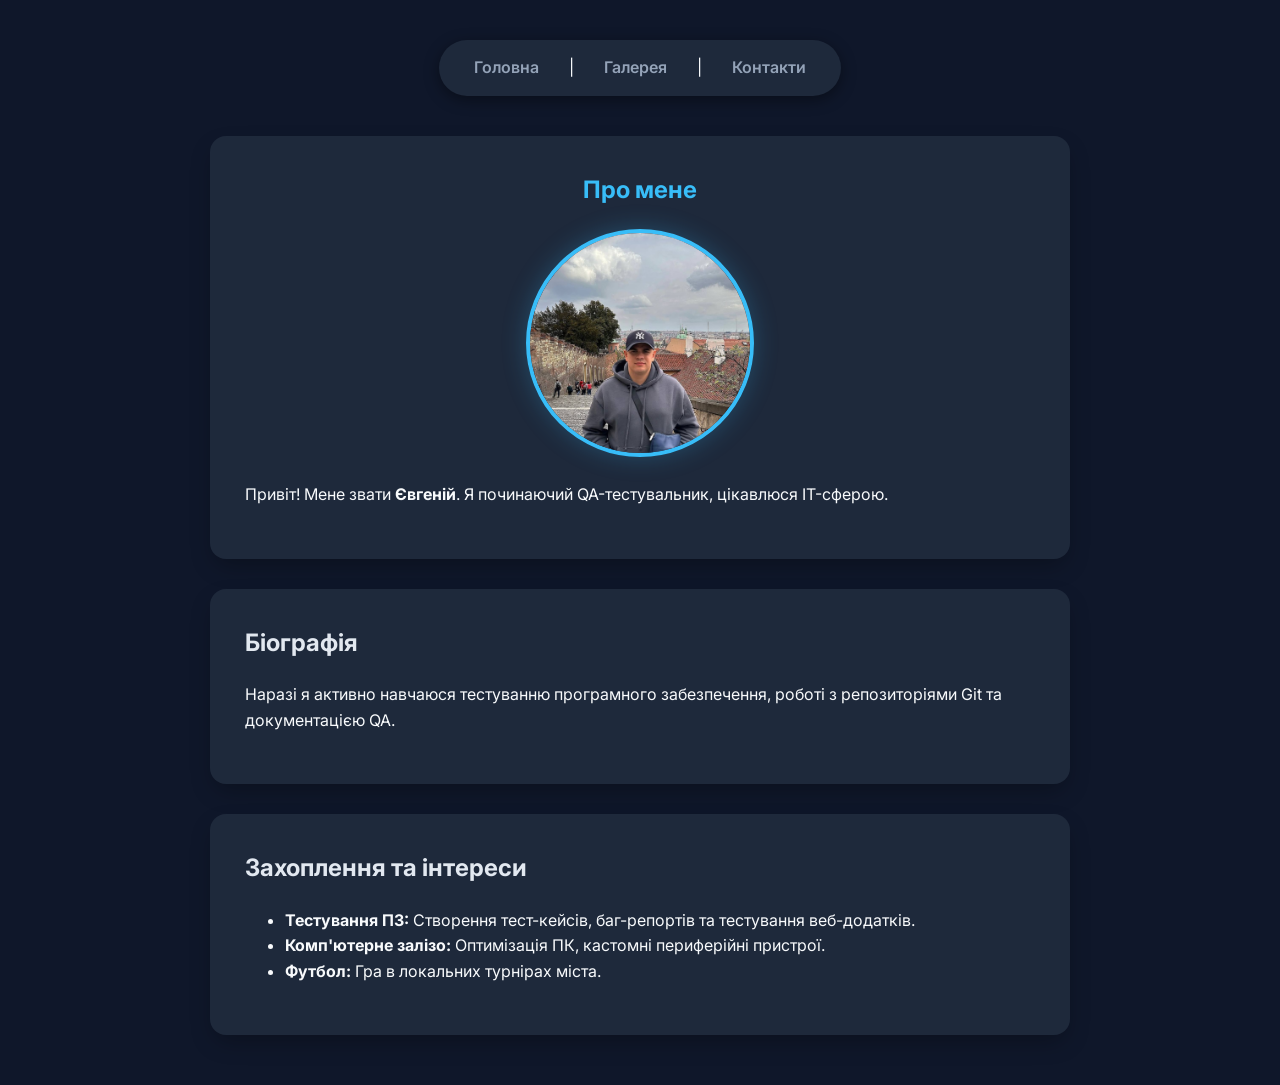
<file: hw project/index.html>
<!DOCTYPE html>
<html lang="uk">
<head>
    <meta charset="UTF-8">
    <title>Головна — Про мене</title>
    <link rel="stylesheet" href="css/style.css">
</head>
<body>

    <header class="main-header">
        <nav class="nav-menu">
            <a href="index.html">Головна</a> | 
            <a href="pages/gallery.html">Галерея</a> | 
            <a href="pages/contact.html">Контакти</a>
        </nav>
        <hr class="header-line">
    </header>

    <main class="main-content">

        <section id="about-me">
            <h1>Про мене</h1>
            <img src="photo/profile.jpg" alt="Моє фото" class="profile-photo">
            <p>Привіт! Мене звати <b>Євгеній</b>. Я починаючий QA-тестувальник, цікавлюся IT-сферою.</p>
        </section>

        <hr class="section-line">

        <section id="biography">
            <h2>Біографія</h2>
            <article>
                <p>Наразі я активно навчаюся тестуванню програмного забезпечення, роботі з репозиторіями Git та документацією QA.</p>
            </article>
        </section>

        <hr class="section-line">

        <section id="hobbies">
            <h2>Захоплення та інтереси</h2>
            <ul class="hobbies-list">
                <li><b>Тестування ПЗ:</b> Створення тест-кейсів, баг-репортів та тестування веб-додатків.</li>
                <li><b>Комп'ютерне залізо:</b> Оптимізація ПК, кастомні периферійні пристрої.</li>
                <li><b>Футбол:</b> Гра в локальних турнірах міста.</li>
            </ul>
        </section>

    </main>

</body>
</html>
</file>
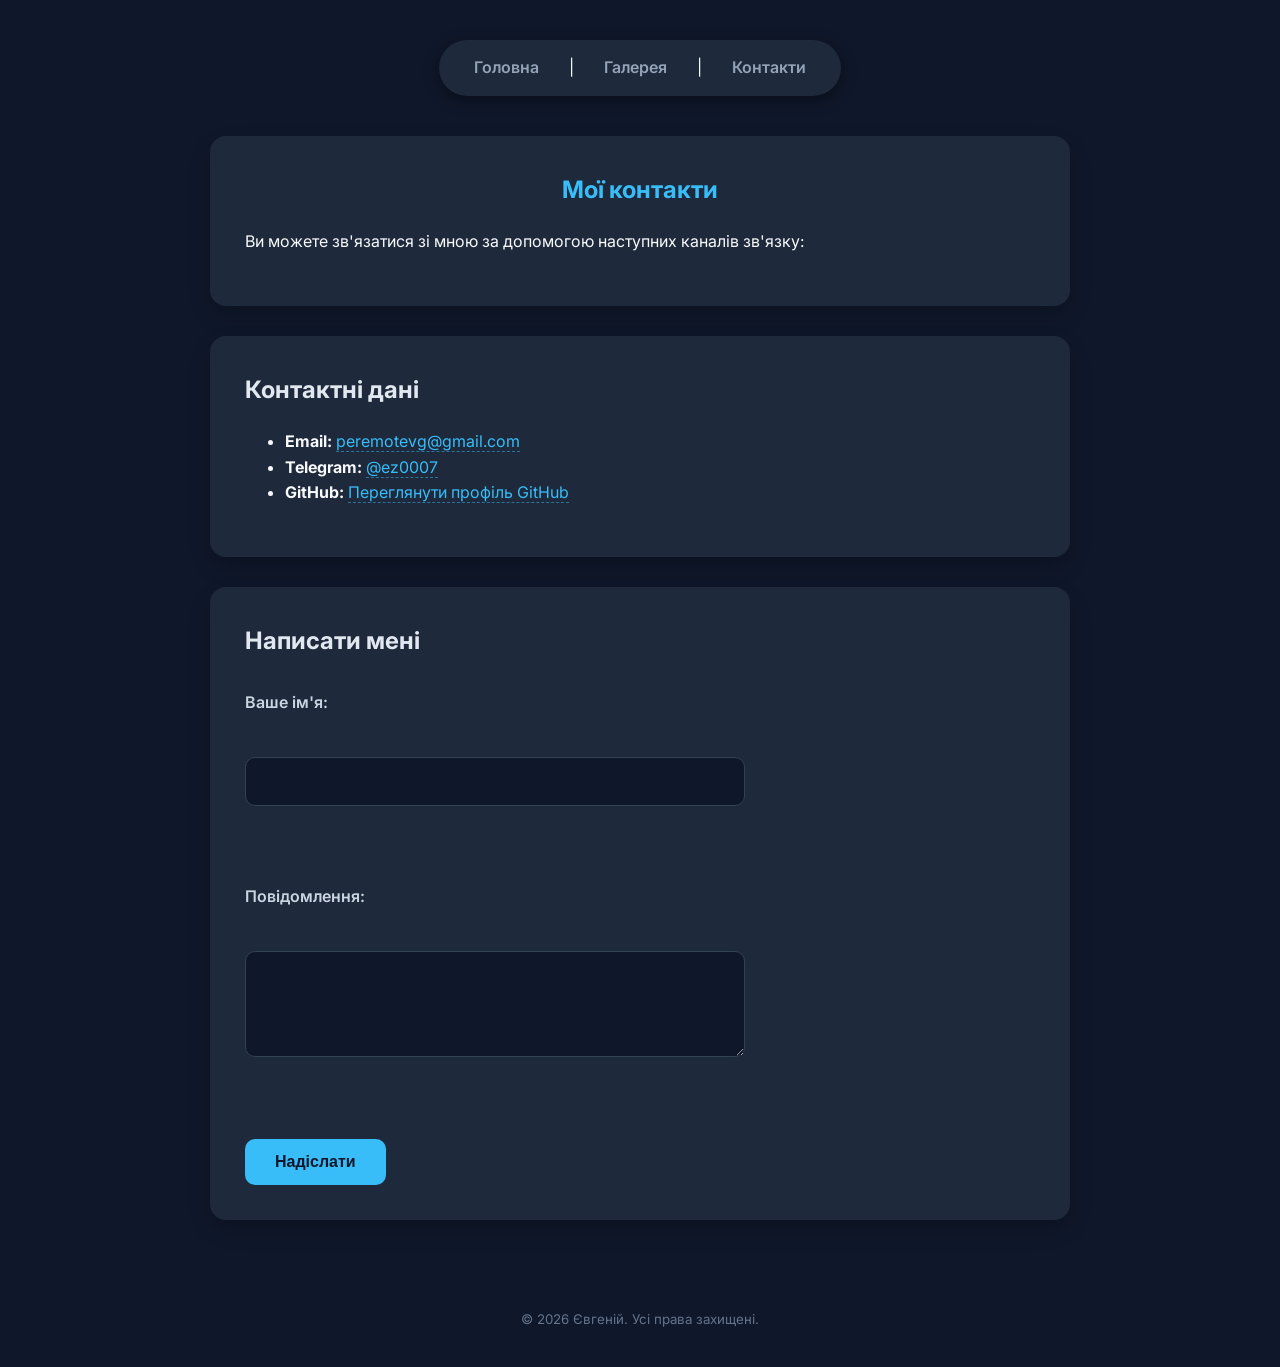
<file: hw project/pages/contact.html>
<!DOCTYPE html>
<html lang="uk">
<head>
    <meta charset="UTF-8">
    <title>Контакти</title>
    <link rel="stylesheet" href="../css/style.css">
</head>
<body>

    <header class="main-header">
        <nav class="nav-menu">
            <a href="../index.html">Головна</a> | 
            <a href="gallery.html">Галерея</a> | 
            <a href="contact.html">Контакти</a>
        </nav>
        <hr class="header-line">
    </header>

    <main class="main-content">

        <section id="contacts-intro">
            <h1>Мої контакти</h1>
            <p>Ви можете зв'язатися зі мною за допомогою наступних каналів зв'язку:</p>
        </section>

        <hr class="section-line">

        <section id="contact-details">
            <h2>Контактні дані</h2>
            <ul class="contacts-list">
                <li><b>Email:</b> <a href="mailto:peremotevg@gmail.com">peremotevg@gmail.com</a></li>
                <li><b>Telegram:</b> <a href="https://t.me/ez0007" target="_blank">@ez0007</a></li>
                <li><b>GitHub:</b> <a href="https://github.com/jeyz0r" target="_blank">Переглянути профіль GitHub</a></li>
            </ul>
        </section>

        <hr class="section-line">

        <section id="feedback-form">
            <h2>Написати мені</h2>
            <form action="#" class="contact-form">
                <label for="name">Ваше ім'я:</label><br>
                <input type="text" id="name" name="name"><br><br>
                
                <label for="message">Повідомлення:</label><br>
                <textarea id="message" name="message" rows="4"></textarea><br><br>
                
                <input type="submit" value="Надіслати" class="submit-btn">
            </form>
        </section>

    </main>

    <footer class="main-footer">
        <hr class="footer-line">
        <p><small>&copy; 2026 Євгеній. Усі права захищені.</small></p>
    </footer>

</body>
</html>
</file>
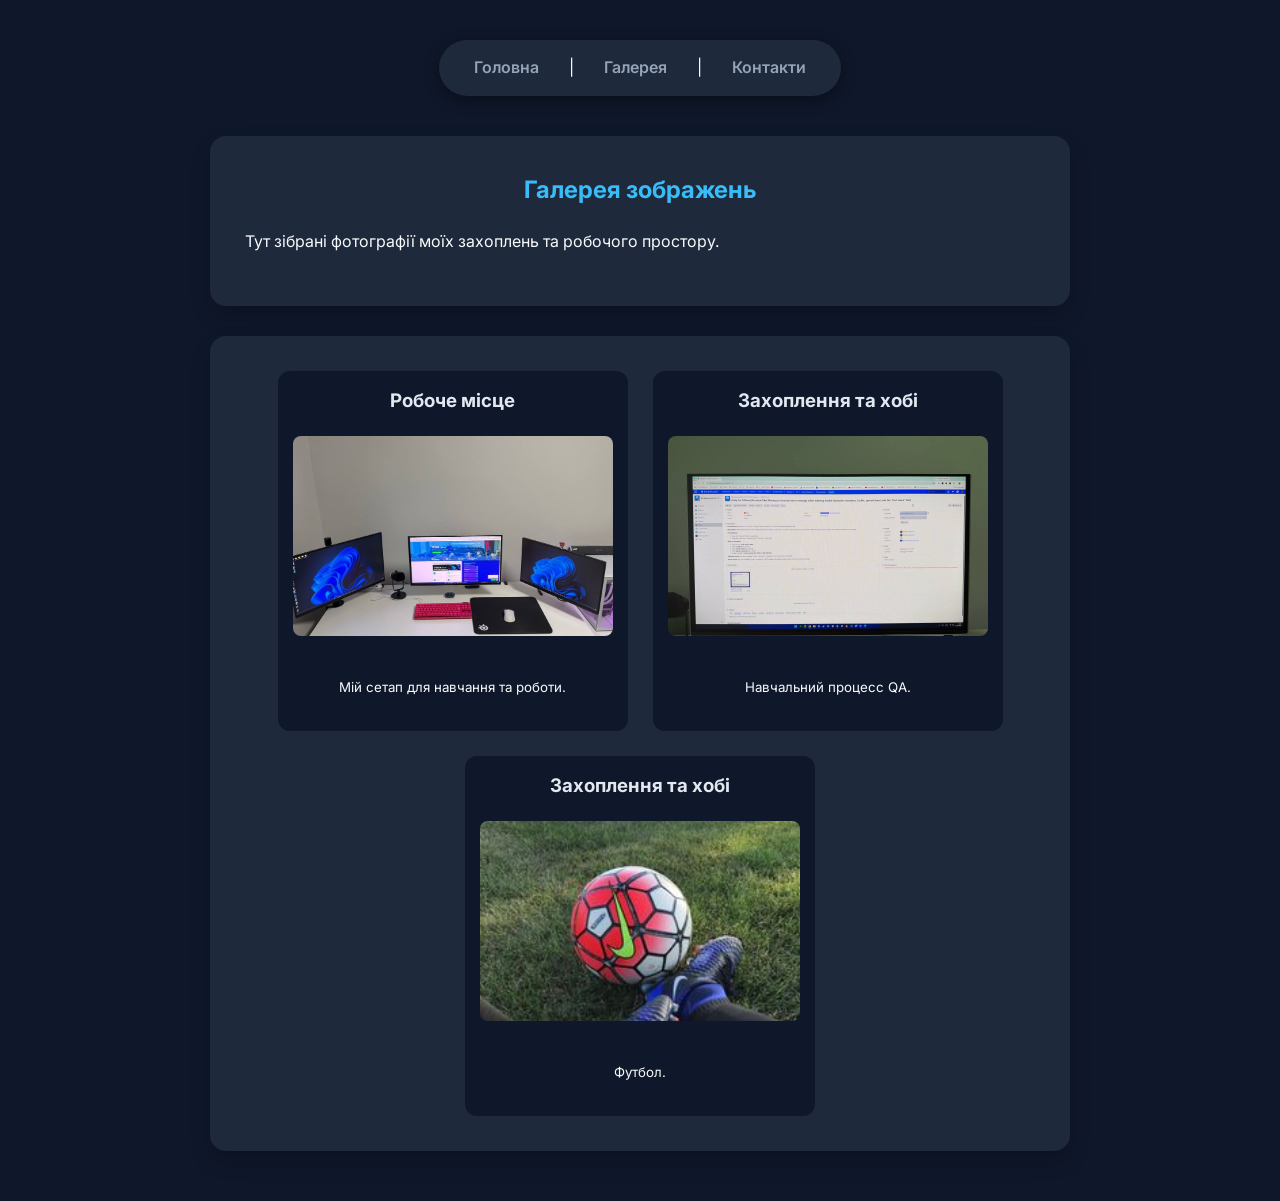
<file: hw project/pages/gallery.html>
<!DOCTYPE html>
<html lang="uk">
<head>
    <meta charset="UTF-8">
    <title>Галерея</title>
    <link rel="stylesheet" href="../css/style.css">
</head>
<body>

    <header class="main-header">
        <nav class="nav-menu">
            <a href="../index.html">Головна</a> | 
            <a href="gallery.html">Галерея</a> | 
            <a href="contact.html">Контакти</a>
        </nav>
        <hr class="header-line">
    </header>

    <main class="main-content">
        <section id="gallery-intro">
            <h1>Галерея зображень</h1>
            <p>Тут зібрані фотографії моїх захоплень та робочого простору.</p>
        </section>

        <hr class="section-line">

        <section id="photo-album">

            <article class="gallery-item">
                <h3>Робоче місце</h3>
                <img src="../photo/photo1.jpg" alt="Робоче місце" class="gallery-img">
                <p><small>Мій сетап для навчання та роботи.</small></p>
            </article>

            <article class="gallery-item">
                <h3>Захоплення та хобі</h3>
                <img src="../photo/photo2.jpg" alt="Хобі" class="gallery-img">
                <p><small>Навчальний процесс QA.</small></p>
            </article>
            <article class="gallery-item">
                <h3>Захоплення та хобі</h3>
                <img src="../photo/photo3.jpg" alt="Хобі" class="gallery-img">
                <p><small>Футбол.</small></p>
            </article>

          </section>

    </main>

</body>
</html>
</file>
<file: hw project/css/style.css>
@import url('https://fonts.googleapis.com/css2?family=Inter:wght@400;600;700&display=swap');

body {
    background-color: #0f172a; /* Глибокий темний фон */
    color: #f8fafc;
    font-family: 'Inter', sans-serif;
    line-height: 1.6;
    margin: 0;
    padding: 0;
    display: flex;
    flex-direction: column;
    min-height: 100vh;
}


.main-header, .main-content, .main-footer {
    max-width: 900px;
    margin: 0 auto;
    padding: 20px;
    width: 100%;
    box-sizing: border-box;
}


.main-header {
    display: flex;
    justify-content: center;
    margin-top: 20px;
}

.nav-menu {
    display: flex;
    gap: 30px;
    background-color: #1e293b;
    padding: 15px 35px;
    border-radius: 50px;
    box-shadow: 0 4px 15px rgba(0, 0, 0, 0.4);
}

.nav-menu a {
    color: #94a3b8;
    text-decoration: none;
    font-weight: 600;
    transition: color 0.3s ease;
}

.nav-menu a:hover, 
.nav-menu a:active {
    color: #38bdf8;
}

.header-line, .footer-line, .section-line {
    display: none;
}

section {
    background-color: #1e293b;
    padding: 35px;
    border-radius: 16px;
    margin-bottom: 30px;
    box-shadow: 0 10px 25px -5px rgba(0, 0, 0, 0.3);
}

h1, h2, h3 {
    color: #e2e8f0;
    margin-top: 0;
    margin-bottom: 20px;
}

h1 {
    color: #38bdf8;
    text-align: center;
}

.contacts-list a {
    color: #38bdf8;
    text-decoration: none;
    border-bottom: 1px dashed rgba(56, 189, 248, 0.5);
    transition: all 0.3s ease;
}

.contacts-list a:hover {
    color: #c084fc;
    border-bottom-color: #c084fc;
}

.profile-photo {
    width: 220px;
    height: 220px;
    object-fit: cover; /* Щоб фото не розтягувалося */
    border: 4px solid #38bdf8;
    border-radius: 50%; /* Робимо фото ідеально круглим */
    display: block;
    margin: 0 auto 25px auto;
    box-shadow: 0 0 25px rgba(56, 189, 248, 0.25);
}

#photo-album {
    display: flex;
    flex-wrap: wrap;
    gap: 25px;
    justify-content: center;
}

.gallery-item {
    background-color: #0f172a;
    padding: 15px;
    border-radius: 12px;
    text-align: center;
    width: 100%;
    max-width: 320px;
    transition: transform 0.3s ease, box-shadow 0.3s ease;
}

.gallery-item:hover {
    transform: translateY(-8px); /* Ефект підняття при наведенні */
    box-shadow: 0 15px 30px -10px rgba(0, 0, 0, 0.5);
}

.gallery-img {
    width: 100%;
    height: 200px;
    object-fit: cover;
    border-radius: 8px;
    margin-bottom: 15px;
}

.contact-form {
    display: flex;
    flex-direction: column;
    gap: 8px;
    max-width: 500px;
}

.contact-form label {
    font-weight: 600;
    color: #cbd5e1;
    margin-top: 10px;
}

.contact-form input[type="text"],
.contact-form textarea {
    width: 100%;
    padding: 14px;
    background-color: #0f172a;
    color: #f8fafc;
    border: 1px solid #334155;
    border-radius: 10px;
    font-family: inherit;
    font-size: 15px;
    transition: border-color 0.3s ease, box-shadow 0.3s ease;
    box-sizing: border-box;
}

.contact-form input[type="text"]:focus,
.contact-form textarea:focus {
    outline: none;
    border-color: #38bdf8;
    box-shadow: 0 0 0 3px rgba(56, 189, 248, 0.2);
}

.submit-btn {
    background-color: #38bdf8;
    color: #0f172a;
    padding: 14px 30px;
    border: none;
    font-weight: 700;
    font-size: 16px;
    cursor: pointer;
    border-radius: 10px;
    margin-top: 15px;
    transition: background-color 0.3s ease, transform 0.2s ease;
    align-self: flex-start;
}

.submit-btn:hover {
    background-color: #0284c7;
    color: #ffffff;
    transform: scale(1.03);
}

.main-footer {
    text-align: center;
    color: #64748b;
    margin-top: auto; /* Завжди притискає футер до низу екрану */
    padding-bottom: 20px;
}
</file>
